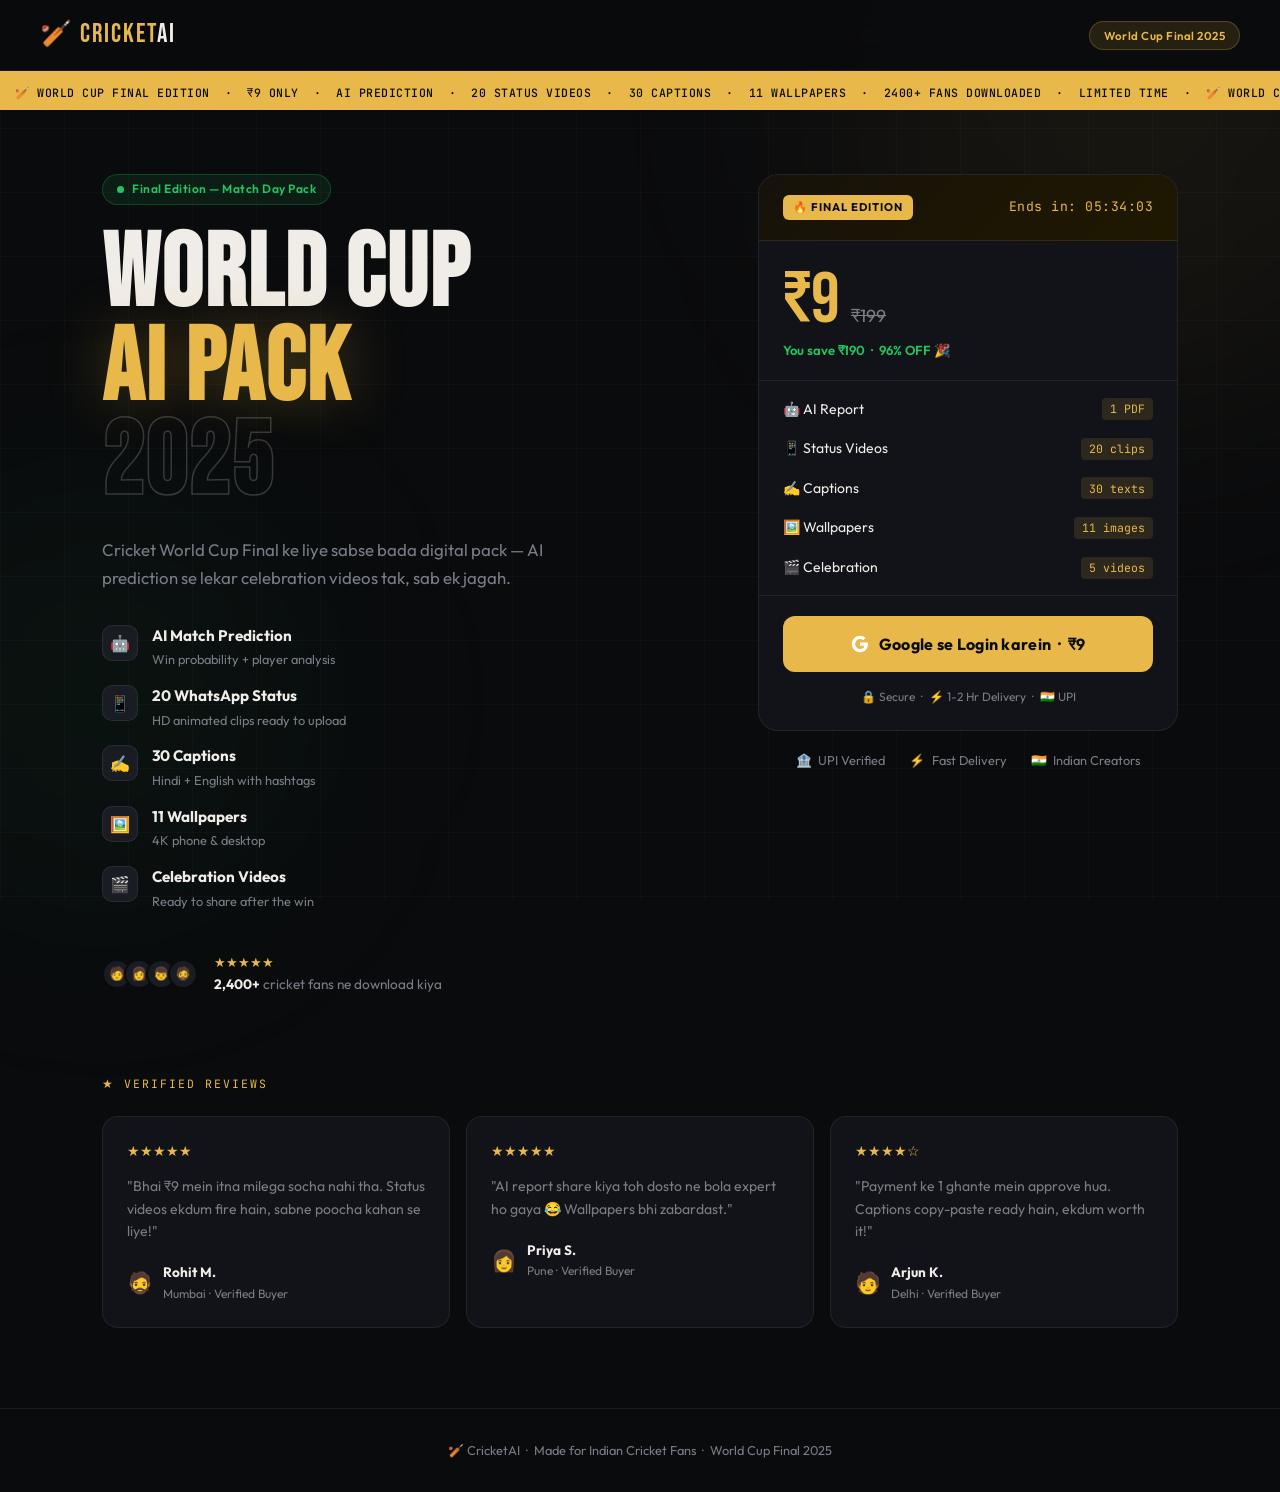
<file: index.html>
<!DOCTYPE html>
<html lang="hi">
<head>
  <meta charset="UTF-8">
  <meta name="viewport" content="width=device-width, initial-scale=1.0">
  <title>World Cup AI Pack – ₹9</title>
  <link rel="preconnect" href="https://fonts.googleapis.com">
  <link href="https://fonts.googleapis.com/css2?family=Bebas+Neue&family=Outfit:wght@300;400;500;600;700&family=JetBrains+Mono:wght@400;500&display=swap" rel="stylesheet">
  <link rel="stylesheet" href="/static/style.css">
</head>
<body>

<div class="bg-grid"></div>
<div class="blob blob-gold"></div>
<div class="blob blob-green"></div>

<!-- NAV -->
<nav class="nav">
  <div class="nav-logo">🏏 <span>Cricket</span>AI</div>
  <div class="nav-badge">World Cup Final 2025</div>
</nav>

<!-- TICKER -->
<div class="ticker-wrap">
  <div class="ticker-inner">
    &nbsp;&nbsp;🏏 WORLD CUP FINAL EDITION &nbsp;·&nbsp; ₹9 ONLY &nbsp;·&nbsp; AI PREDICTION &nbsp;·&nbsp; 20 STATUS VIDEOS &nbsp;·&nbsp; 30 CAPTIONS &nbsp;·&nbsp; 11 WALLPAPERS &nbsp;·&nbsp; 2400+ FANS DOWNLOADED &nbsp;·&nbsp; LIMITED TIME &nbsp;·&nbsp;
    🏏 WORLD CUP FINAL EDITION &nbsp;·&nbsp; ₹9 ONLY &nbsp;·&nbsp; AI PREDICTION &nbsp;·&nbsp; 20 STATUS VIDEOS &nbsp;·&nbsp; 30 CAPTIONS &nbsp;·&nbsp; 11 WALLPAPERS &nbsp;·&nbsp; 2400+ FANS DOWNLOADED &nbsp;·&nbsp; LIMITED TIME &nbsp;·&nbsp;
  </div>
</div>

<!-- HERO -->
<main class="hero">

  <div class="hero-left">
    <div class="eyebrow"><span class="dot-live"></span>Final Edition — Match Day Pack</div>

    <h1 class="hero-title">
      WORLD CUP<br>
      <span class="title-gold">AI PACK</span><br>
      <span class="title-outline">2025</span>
    </h1>

    <p class="hero-desc">
      Cricket World Cup Final ke liye sabse bada digital pack —
      AI prediction se lekar celebration videos tak, sab ek jagah.
    </p>

    <ul class="feature-list">
      <li><span class="fi">🤖</span><div><strong>AI Match Prediction</strong><small>Win probability + player analysis</small></div></li>
      <li><span class="fi">📱</span><div><strong>20 WhatsApp Status</strong><small>HD animated clips ready to upload</small></div></li>
      <li><span class="fi">✍️</span><div><strong>30 Captions</strong><small>Hindi + English with hashtags</small></div></li>
      <li><span class="fi">🖼️</span><div><strong>11 Wallpapers</strong><small>4K phone &amp; desktop</small></div></li>
      <li><span class="fi">🎬</span><div><strong>Celebration Videos</strong><small>Ready to share after the win</small></div></li>
    </ul>

    <div class="proof">
      <div class="proof-avatars"><span>🧑</span><span>👩</span><span>👦</span><span>🧔</span></div>
      <div class="proof-text">
        <div class="stars">★★★★★</div>
        <div><strong>2,400+</strong> cricket fans ne download kiya</div>
      </div>
    </div>
  </div>

  <div class="hero-right">
    <div class="buy-card">
      <div class="card-top">
        <div class="card-tag">🔥 Final Edition</div>
        <div class="card-timer" id="timer">Ends in: --:--:--</div>
      </div>

      <div class="card-price">
        <div class="price-main">₹9</div>
        <div class="price-old">₹199</div>
      </div>
      <div class="price-save">You save ₹190 &nbsp;·&nbsp; 96% OFF 🎉</div>

      <div class="pack-rows">
        <div class="pack-row"><span>🤖 AI Report</span><span class="pr-count">1 PDF</span></div>
        <div class="pack-row"><span>📱 Status Videos</span><span class="pr-count">20 clips</span></div>
        <div class="pack-row"><span>✍️ Captions</span><span class="pr-count">30 texts</span></div>
        <div class="pack-row"><span>🖼️ Wallpapers</span><span class="pr-count">11 images</span></div>
        <div class="pack-row"><span>🎬 Celebration</span><span class="pr-count">5 videos</span></div>
      </div>

      <a href="/login" class="btn-cta">
        <svg width="18" height="18" viewBox="0 0 24 24" style="flex-shrink:0">
          <path d="M22.56 12.25c0-.78-.07-1.53-.2-2.25H12v4.26h5.92c-.26 1.37-1.04 2.53-2.21 3.31v2.77h3.57c2.08-1.92 3.28-4.74 3.28-8.09z" fill="#fff"/>
          <path d="M12 23c2.97 0 5.46-.98 7.28-2.66l-3.57-2.77c-.98.66-2.23 1.06-3.71 1.06-2.86 0-5.29-1.93-6.16-4.53H2.18v2.84C3.99 20.53 7.7 23 12 23z" fill="#fff"/>
          <path d="M5.84 14.09c-.22-.66-.35-1.36-.35-2.09s.13-1.43.35-2.09V7.07H2.18C1.43 8.55 1 10.22 1 12s.43 3.45 1.18 4.93l2.85-2.22.81-.62z" fill="#fff"/>
          <path d="M12 5.38c1.62 0 3.06.56 4.21 1.64l3.15-3.15C17.45 2.09 14.97 1 12 1 7.7 1 3.99 3.47 2.18 7.07l3.66 2.84c.87-2.6 3.3-4.53 6.16-4.53z" fill="#fff"/>
        </svg>
        Google se Login karein &nbsp;·&nbsp; ₹9
      </a>

      <div class="card-footer-note">🔒 Secure &nbsp;·&nbsp; ⚡ 1-2 Hr Delivery &nbsp;·&nbsp; 🇮🇳 UPI</div>
    </div>

    <div class="trust-row">
      <div class="trust-item">🏦<span>UPI Verified</span></div>
      <div class="trust-item">⚡<span>Fast Delivery</span></div>
      <div class="trust-item">🇮🇳<span>Indian Creators</span></div>
    </div>
  </div>

</main>

<!-- TESTIMONIALS -->
<section class="testi-section">
  <div class="testi-label">★ Verified Reviews</div>
  <div class="testi-grid">
    <div class="testi-card">
      <div class="testi-stars">★★★★★</div>
      <p>"Bhai ₹9 mein itna milega socha nahi tha. Status videos ekdum fire hain, sabne poocha kahan se liye!"</p>
      <div class="testi-author"><span>🧔</span><div><strong>Rohit M.</strong><small>Mumbai · Verified Buyer</small></div></div>
    </div>
    <div class="testi-card">
      <div class="testi-stars">★★★★★</div>
      <p>"AI report share kiya toh dosto ne bola expert ho gaya 😂 Wallpapers bhi zabardast."</p>
      <div class="testi-author"><span>👩</span><div><strong>Priya S.</strong><small>Pune · Verified Buyer</small></div></div>
    </div>
    <div class="testi-card">
      <div class="testi-stars">★★★★☆</div>
      <p>"Payment ke 1 ghante mein approve hua. Captions copy-paste ready hain, ekdum worth it!"</p>
      <div class="testi-author"><span>🧑</span><div><strong>Arjun K.</strong><small>Delhi · Verified Buyer</small></div></div>
    </div>
  </div>
</section>

<footer class="footer">
  🏏 CricketAI &nbsp;·&nbsp; Made for Indian Cricket Fans &nbsp;·&nbsp; World Cup Final 2025
</footer>

<script>
  function startTimer() {
    const el = document.getElementById('timer');
    const end = new Date(); end.setHours(23, 59, 59, 0);
    setInterval(() => {
      const d = end - new Date();
      if (d <= 0) { el.textContent = 'Offer expired'; return; }
      const h = String(Math.floor(d/3600000)).padStart(2,'0');
      const m = String(Math.floor((d%3600000)/60000)).padStart(2,'0');
      const s = String(Math.floor((d%60000)/1000)).padStart(2,'0');
      el.textContent = `Ends in: ${h}:${m}:${s}`;
    }, 1000);
  }
  startTimer();
</script>
</body>
</html>
</file>
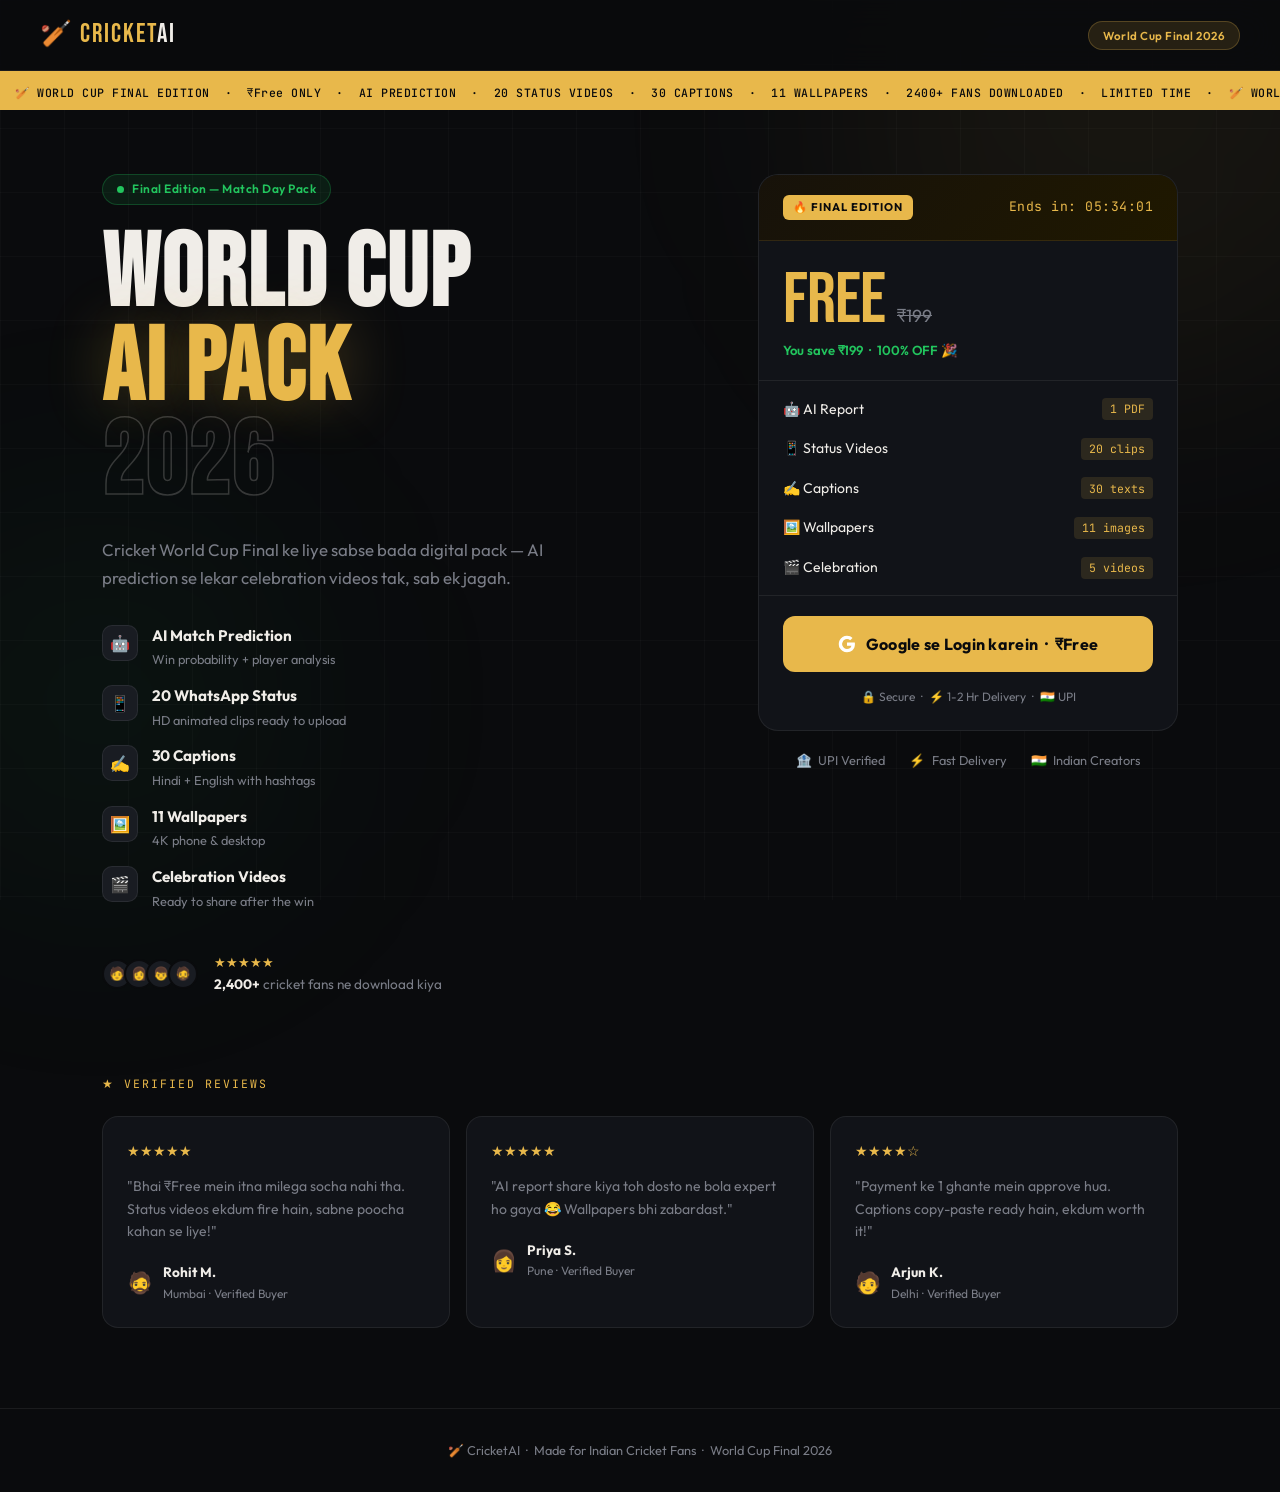
<file: templates/index.html>
<!DOCTYPE html>
<html lang="hi">
<head>
  <meta charset="UTF-8">
  <meta name="viewport" content="width=device-width, initial-scale=1.0">
  <title>World Cup AI Pack – ₹Free</title>
  <link rel="preconnect" href="https://fonts.googleapis.com">
  <link href="https://fonts.googleapis.com/css2?family=Bebas+Neue&family=Outfit:wght@300;400;500;600;700&family=JetBrains+Mono:wght@400;500&display=swap" rel="stylesheet">
  <link rel="stylesheet" href="/static/style.css">
</head>
<body>

<div class="bg-grid"></div>
<div class="blob blob-gold"></div>
<div class="blob blob-green"></div>

<!-- NAV -->
<nav class="nav">
  <div class="nav-logo">🏏 <span>Cricket</span>AI</div>
  <div class="nav-badge">World Cup Final 2026</div>
</nav>

<!-- TICKER -->
<div class="ticker-wrap">
  <div class="ticker-inner">
    &nbsp;&nbsp;🏏 WORLD CUP FINAL EDITION &nbsp;·&nbsp; ₹Free ONLY &nbsp;·&nbsp; AI PREDICTION &nbsp;·&nbsp; 20 STATUS VIDEOS &nbsp;·&nbsp; 30 CAPTIONS &nbsp;·&nbsp; 11 WALLPAPERS &nbsp;·&nbsp; 2400+ FANS DOWNLOADED &nbsp;·&nbsp; LIMITED TIME &nbsp;·&nbsp;
    🏏 WORLD CUP FINAL EDITION &nbsp;·&nbsp; ₹Free ONLY &nbsp;·&nbsp; AI PREDICTION &nbsp;·&nbsp; 20 STATUS VIDEOS &nbsp;·&nbsp; 30 CAPTIONS &nbsp;·&nbsp; 11 WALLPAPERS &nbsp;·&nbsp; 2400+ FANS DOWNLOADED &nbsp;·&nbsp; LIMITED TIME &nbsp;·&nbsp;
  </div>
</div>

<!-- HERO -->
<main class="hero">

  <div class="hero-left">
    <div class="eyebrow"><span class="dot-live"></span>Final Edition — Match Day Pack</div>

    <h1 class="hero-title">
      WORLD CUP<br>
      <span class="title-gold">AI PACK</span><br>
      <span class="title-outline">2026</span>
    </h1>

    <p class="hero-desc">
      Cricket World Cup Final ke liye sabse bada digital pack —
      AI prediction se lekar celebration videos tak, sab ek jagah.
    </p>

    <ul class="feature-list">
      <li><span class="fi">🤖</span><div><strong>AI Match Prediction</strong><small>Win probability + player analysis</small></div></li>
      <li><span class="fi">📱</span><div><strong>20 WhatsApp Status</strong><small>HD animated clips ready to upload</small></div></li>
      <li><span class="fi">✍️</span><div><strong>30 Captions</strong><small>Hindi + English with hashtags</small></div></li>
      <li><span class="fi">🖼️</span><div><strong>11 Wallpapers</strong><small>4K phone &amp; desktop</small></div></li>
      <li><span class="fi">🎬</span><div><strong>Celebration Videos</strong><small>Ready to share after the win</small></div></li>
    </ul>

    <div class="proof">
      <div class="proof-avatars"><span>🧑</span><span>👩</span><span>👦</span><span>🧔</span></div>
      <div class="proof-text">
        <div class="stars">★★★★★</div>
        <div><strong>2,400+</strong> cricket fans ne download kiya</div>
      </div>
    </div>
  </div>

  <div class="hero-right">
    <div class="buy-card">
      <div class="card-top">
        <div class="card-tag">🔥 Final Edition</div>
        <div class="card-timer" id="timer">Ends in: --:--:--</div>
      </div>

      <div class="card-price">
        <div class="price-main">Free</div>
        <div class="price-old">₹199</div>
      </div>
      <div class="price-save">You save ₹199 &nbsp;·&nbsp; 100% OFF 🎉</div>

      <div class="pack-rows">
        <div class="pack-row"><span>🤖 AI Report</span><span class="pr-count">1 PDF</span></div>
        <div class="pack-row"><span>📱 Status Videos</span><span class="pr-count">20 clips</span></div>
        <div class="pack-row"><span>✍️ Captions</span><span class="pr-count">30 texts</span></div>
        <div class="pack-row"><span>🖼️ Wallpapers</span><span class="pr-count">11 images</span></div>
        <div class="pack-row"><span>🎬 Celebration</span><span class="pr-count">5 videos</span></div>
      </div>

      <a href="/login" class="btn-cta">
        <svg width="18" height="18" viewBox="0 0 24 24" style="flex-shrink:0">
          <path d="M22.56 12.25c0-.78-.07-1.53-.2-2.25H12v4.26h5.92c-.26 1.37-1.04 2.53-2.21 3.31v2.77h3.57c2.08-1.92 3.28-4.74 3.28-8.09z" fill="#fff"/>
          <path d="M12 23c2.97 0 5.46-.98 7.28-2.66l-3.57-2.77c-.98.66-2.23 1.06-3.71 1.06-2.86 0-5.29-1.93-6.16-4.53H2.18v2.84C3.99 20.53 7.7 23 12 23z" fill="#fff"/>
          <path d="M5.84 14.09c-.22-.66-.35-1.36-.35-2.09s.13-1.43.35-2.09V7.07H2.18C1.43 8.55 1 10.22 1 12s.43 3.45 1.18 4.93l2.85-2.22.81-.62z" fill="#fff"/>
          <path d="M12 5.38c1.62 0 3.06.56 4.21 1.64l3.15-3.15C17.45 2.09 14.97 1 12 1 7.7 1 3.99 3.47 2.18 7.07l3.66 2.84c.87-2.6 3.3-4.53 6.16-4.53z" fill="#fff"/>
        </svg>
        Google se Login karein &nbsp;·&nbsp; ₹Free
      </a>

      <div class="card-footer-note">🔒 Secure &nbsp;·&nbsp; ⚡ 1-2 Hr Delivery &nbsp;·&nbsp; 🇮🇳 UPI</div>
    </div>

    <div class="trust-row">
      <div class="trust-item">🏦<span>UPI Verified</span></div>
      <div class="trust-item">⚡<span>Fast Delivery</span></div>
      <div class="trust-item">🇮🇳<span>Indian Creators</span></div>
    </div>
  </div>

</main>

<!-- TESTIMONIALS -->
<section class="testi-section">
  <div class="testi-label">★ Verified Reviews</div>
  <div class="testi-grid">
    <div class="testi-card">
      <div class="testi-stars">★★★★★</div>
      <p>"Bhai ₹Free mein itna milega socha nahi tha. Status videos ekdum fire hain, sabne poocha kahan se liye!"</p>
      <div class="testi-author"><span>🧔</span><div><strong>Rohit M.</strong><small>Mumbai · Verified Buyer</small></div></div>
    </div>
    <div class="testi-card">
      <div class="testi-stars">★★★★★</div>
      <p>"AI report share kiya toh dosto ne bola expert ho gaya 😂 Wallpapers bhi zabardast."</p>
      <div class="testi-author"><span>👩</span><div><strong>Priya S.</strong><small>Pune · Verified Buyer</small></div></div>
    </div>
    <div class="testi-card">
      <div class="testi-stars">★★★★☆</div>
      <p>"Payment ke 1 ghante mein approve hua. Captions copy-paste ready hain, ekdum worth it!"</p>
      <div class="testi-author"><span>🧑</span><div><strong>Arjun K.</strong><small>Delhi · Verified Buyer</small></div></div>
    </div>
  </div>
</section>

<footer class="footer">
  🏏 CricketAI &nbsp;·&nbsp; Made for Indian Cricket Fans &nbsp;·&nbsp; World Cup Final 2026
</footer>

<script>
  function startTimer() {
    const el = document.getElementById('timer');
    const end = new Date(); end.setHours(23, 59, 59, 0);
    setInterval(() => {
      const d = end - new Date();
      if (d <= 0) { el.textContent = 'Offer expired'; return; }
      const h = String(Math.floor(d/3600000)).padStart(2,'0');
      const m = String(Math.floor((d%3600000)/60000)).padStart(2,'0');
      const s = String(Math.floor((d%60000)/1000)).padStart(2,'0');
      el.textContent = `Ends in: ${h}:${m}:${s}`;
    }, 1000);
  }
  startTimer();
</script>
</body>
</html>
</file>
<file: static/style.css>
/* ═══════════════════════════════════════════
   CricketAI — World Cup Pack
   Theme: Dark Stadium · Gold Accent
   Fonts: Bebas Neue + Outfit + JetBrains Mono
═══════════════════════════════════════════ */

@import url('https://fonts.googleapis.com/css2?family=Bebas+Neue&family=Outfit:wght@300;400;500;600;700&family=JetBrains+Mono:wght@400;500&display=swap');

/* ── RESET & ROOT ────────────────────────── */
*, *::before, *::after { margin: 0; padding: 0; box-sizing: border-box; }

:root {
  --bg:       #0A0B0D;
  --surface:  #111318;
  --surface2: #191C22;
  --border:   rgba(255,255,255,0.07);
  --white:    #F0EDE8;
  --muted:    #7A7D87;
  --gold:     #E8B84B;
  --gold2:    #F5D47A;
  --gold-dim: rgba(232,184,75,0.12);
  --green:    #22C55E;
  --green-dim:rgba(34,197,94,0.1);
  --green-br: rgba(34,197,94,0.25);
}

html { scroll-behavior: smooth; }

body {
  font-family: 'Outfit', sans-serif;
  background: var(--bg);
  color: var(--white);
  min-height: 100vh;
  overflow-x: hidden;
  line-height: 1.5;
}

/* ── BACKGROUND ──────────────────────────── */
.bg-grid {
  position: fixed; inset: 0; z-index: 0; pointer-events: none;
  background-image:
    linear-gradient(rgba(255,255,255,0.025) 1px, transparent 1px),
    linear-gradient(90deg, rgba(255,255,255,0.025) 1px, transparent 1px);
  background-size: 64px 64px;
}

.blob {
  position: fixed; border-radius: 50%;
  filter: blur(120px); pointer-events: none; z-index: 0;
  animation: drift 14s ease-in-out infinite alternate;
}

.blob-gold  { width: 600px; height: 600px; background: rgba(232,184,75,0.06); top: -200px; right: -150px; }
.blob-green { width: 400px; height: 400px; background: rgba(34,197,94,0.05); bottom: 0; left: -100px; animation-delay: -7s; }

@keyframes drift {
  from { transform: translateY(0) scale(1); }
  to   { transform: translateY(50px) scale(1.06); }
}

/* ── NAV ─────────────────────────────────── */
.nav {
  position: sticky; top: 0; z-index: 100;
  display: flex; align-items: center; justify-content: space-between;
  padding: 1rem 2.5rem;
  background: rgba(10,11,13,0.88);
  backdrop-filter: blur(20px);
  border-bottom: 1px solid var(--border);
}

.nav-logo {
  font-family: 'Bebas Neue', cursive;
  font-size: 1.6rem; letter-spacing: 2px; color: var(--white);
}

.nav-logo span { color: var(--gold); }

.nav-badge {
  background: var(--gold-dim);
  border: 1px solid rgba(232,184,75,0.25);
  color: var(--gold);
  font-size: 0.72rem; font-weight: 600;
  padding: 0.3rem 0.875rem; border-radius: 50px;
  letter-spacing: 0.5px;
}

.nav-logout {
  color: var(--muted); text-decoration: none; font-size: 0.85rem;
  border: 1px solid var(--border); padding: 0.35rem 0.875rem;
  border-radius: 8px; transition: all 0.2s;
}

.nav-logout:hover { color: var(--white); border-color: var(--muted); }

/* ── TICKER ──────────────────────────────── */
.ticker-wrap {
  background: var(--gold);
  overflow: hidden; white-space: nowrap;
  padding: 0.45rem 0;
  position: relative; z-index: 1;
}

.ticker-inner {
  display: inline-block;
  font-family: 'JetBrains Mono', monospace;
  font-size: 0.72rem; font-weight: 500;
  color: #0A0B0D; letter-spacing: 0.5px;
  animation: ticker 35s linear infinite;
}

@keyframes ticker {
  from { transform: translateX(0); }
  to   { transform: translateX(-50%); }
}

/* ── HERO ────────────────────────────────── */
.hero {
  position: relative; z-index: 1;
  display: grid; grid-template-columns: 1fr 420px;
  gap: 4rem; align-items: start;
  max-width: 1140px; margin: 0 auto;
  padding: 4rem 2rem 5rem;
}

@media (max-width: 900px) {
  .hero { grid-template-columns: 1fr; gap: 3rem; padding: 2.5rem 1.25rem 4rem; }
  .hero-right { order: -1; }
}

/* Eyebrow */
.eyebrow {
  display: inline-flex; align-items: center; gap: 0.5rem;
  background: var(--green-dim); border: 1px solid var(--green-br);
  color: var(--green); font-size: 0.75rem; font-weight: 600;
  padding: 0.35rem 0.875rem; border-radius: 50px;
  letter-spacing: 0.5px; margin-bottom: 1.5rem;
}

.dot-live {
  width: 7px; height: 7px; border-radius: 50%;
  background: var(--green);
  animation: blink 1.5s ease infinite;
}

@keyframes blink { 0%,100%{opacity:1} 50%{opacity:0.2} }

/* Title */
.hero-title {
  font-family: 'Bebas Neue', cursive;
  font-size: clamp(4rem, 8vw, 7rem);
  line-height: 0.92; letter-spacing: 2px;
  margin-bottom: 1.5rem;
}

.title-gold { color: var(--gold); text-shadow: 0 0 60px rgba(232,184,75,0.3); }

.title-outline {
  -webkit-text-stroke: 1.5px rgba(240,237,232,0.2);
  color: transparent;
}

/* Description */
.hero-desc {
  color: var(--muted); font-size: 1.05rem;
  line-height: 1.7; max-width: 480px; margin-bottom: 2rem;
}

/* Feature list */
.feature-list {
  list-style: none; display: flex; flex-direction: column; gap: 0.875rem;
  margin-bottom: 2.5rem;
}

.feature-list li {
  display: flex; align-items: flex-start; gap: 0.875rem;
  font-size: 0.95rem;
}

.fi {
  width: 36px; height: 36px; border-radius: 10px;
  background: var(--surface2); border: 1px solid var(--border);
  display: flex; align-items: center; justify-content: center;
  font-size: 1rem; flex-shrink: 0;
}

.feature-list li strong { display: block; font-size: 0.95rem; margin-bottom: 0.05rem; }
.feature-list li small  { color: var(--muted); font-size: 0.8rem; }

/* Social proof */
.proof {
  display: flex; align-items: center; gap: 1rem;
}

.proof-avatars {
  display: flex;
}

.proof-avatars span {
  width: 30px; height: 30px; border-radius: 50%;
  background: var(--surface2); border: 2px solid var(--bg);
  display: flex; align-items: center; justify-content: center;
  font-size: 0.8rem; margin-left: -8px;
}

.proof-avatars span:first-child { margin-left: 0; }

.stars { color: var(--gold); font-size: 0.8rem; margin-bottom: 0.15rem; }

.proof-text { font-size: 0.85rem; color: var(--muted); }
.proof-text strong { color: var(--white); }

/* ── BUY CARD ────────────────────────────── */
.buy-card {
  background: var(--surface);
  border: 1px solid var(--border);
  border-radius: 20px; overflow: hidden;
  position: sticky; top: 90px;
}

.card-top {
  background: linear-gradient(135deg, #17120A, #1F1800);
  border-bottom: 1px solid rgba(232,184,75,0.12);
  padding: 1.25rem 1.5rem;
  display: flex; justify-content: space-between; align-items: center;
}

.card-tag {
  background: var(--gold); color: #0A0B0D;
  font-weight: 700; font-size: 0.7rem; letter-spacing: 1px;
  text-transform: uppercase; padding: 0.25rem 0.625rem; border-radius: 6px;
}

.card-timer {
  font-family: 'JetBrains Mono', monospace;
  font-size: 0.82rem; color: var(--gold); letter-spacing: 0.5px;
}

/* Price */
.card-price {
  display: flex; align-items: baseline; gap: 0.75rem;
  padding: 1.5rem 1.5rem 0.25rem;
}

.price-main {
  font-family: 'Bebas Neue', cursive;
  font-size: 4.5rem; color: var(--gold);
  line-height: 1; letter-spacing: -1px;
}

.price-old {
  font-size: 1.1rem; color: var(--muted);
  text-decoration: line-through;
}

.price-save {
  padding: 0 1.5rem 1.25rem;
  font-size: 0.82rem; color: var(--green); font-weight: 600;
}

/* Pack rows */
.pack-rows {
  border-top: 1px solid var(--border);
  border-bottom: 1px solid var(--border);
  padding: 0.5rem 0; margin: 0 0 1.25rem;
}

.pack-row {
  display: flex; justify-content: space-between; align-items: center;
  padding: 0.55rem 1.5rem; font-size: 0.875rem;
  transition: background 0.15s;
}

.pack-row:hover { background: rgba(255,255,255,0.03); }

.pr-count {
  font-family: 'JetBrains Mono', monospace;
  font-size: 0.72rem; color: var(--gold);
  background: var(--gold-dim);
  padding: 0.15rem 0.5rem; border-radius: 4px;
}

/* CTA button */
.btn-cta {
  display: flex; align-items: center; justify-content: center;
  gap: 0.625rem;
  background: var(--gold);
  color: #0A0B0D;
  font-family: 'Outfit', sans-serif;
  font-size: 1rem; font-weight: 700;
  padding: 1rem 1.5rem;
  margin: 0 1.5rem 1rem;
  border-radius: 12px;
  text-decoration: none;
  transition: all 0.2s;
  letter-spacing: 0.3px;
}

.btn-cta:hover {
  background: var(--gold2);
  transform: translateY(-2px);
  box-shadow: 0 8px 30px rgba(232,184,75,0.3);
}

.card-footer-note {
  text-align: center; font-size: 0.75rem; color: var(--muted);
  padding: 0 1.5rem 1.5rem;
}

/* Trust row */
.trust-row {
  display: flex; justify-content: center; gap: 1.5rem;
  margin-top: 1.25rem; flex-wrap: wrap;
}

.trust-item {
  display: flex; align-items: center; gap: 0.4rem;
  font-size: 0.8rem; color: var(--muted);
}

.trust-item span { font-size: 0.8rem; }

/* ── TESTIMONIALS ────────────────────────── */
.testi-section {
  position: relative; z-index: 1;
  max-width: 1140px; margin: 0 auto;
  padding: 0 2rem 5rem;
}

.testi-label {
  font-family: 'JetBrains Mono', monospace;
  font-size: 0.72rem; color: var(--gold);
  letter-spacing: 2px; text-transform: uppercase;
  margin-bottom: 1.5rem;
}

.testi-grid {
  display: grid;
  grid-template-columns: repeat(auto-fit, minmax(280px, 1fr));
  gap: 1rem;
}

.testi-card {
  background: var(--surface);
  border: 1px solid var(--border);
  border-radius: 16px; padding: 1.5rem;
  transition: border-color 0.2s, transform 0.2s;
}

.testi-card:hover { border-color: rgba(232,184,75,0.2); transform: translateY(-3px); }

.testi-stars { color: var(--gold); font-size: 0.85rem; margin-bottom: 0.875rem; }

.testi-card p {
  font-size: 0.875rem; color: var(--muted);
  line-height: 1.6; margin-bottom: 1.25rem;
}

.testi-author {
  display: flex; align-items: center; gap: 0.625rem;
  font-size: 0.85rem;
}

.testi-author span { font-size: 1.3rem; }
.testi-author strong { display: block; }
.testi-author small  { color: var(--muted); font-size: 0.75rem; }

/* ── FOOTER ──────────────────────────────── */
.footer {
  position: relative; z-index: 1;
  text-align: center;
  padding: 2rem;
  border-top: 1px solid var(--border);
  font-size: 0.8rem; color: var(--muted);
}

/* ══════════════════════════════════════════
   SUCCESS PAGE
══════════════════════════════════════════ */
.success-main {
  position: relative; z-index: 1;
  max-width: 480px; margin: 0 auto;
  padding: 3rem 1.5rem;
  display: flex; flex-direction: column; gap: 1rem;
}

/* DB saved bar */
.db-saved {
  display: flex; align-items: center; gap: 0.625rem;
  background: var(--green-dim);
  border: 1px solid var(--green-br);
  border-radius: 12px; padding: 0.875rem 1rem;
  font-size: 0.82rem; color: var(--green); font-weight: 500;
}

.db-tick {
  margin-left: auto;
  background: var(--green); color: #0A0B0D;
  font-size: 0.65rem; font-weight: 700;
  padding: 0.15rem 0.5rem; border-radius: 50px;
}

/* User card */
.success-card {
  background: var(--surface);
  border: 1px solid var(--border);
  border-radius: 20px; overflow: hidden;
}

.success-card-top {
  background: linear-gradient(135deg, #0E110F, #131A14);
  padding: 1.75rem;
  display: flex; align-items: center; gap: 1rem;
  border-bottom: 1px solid var(--border);
}

.user-avatar {
  width: 54px; height: 54px; border-radius: 50%;
  border: 2px solid rgba(255,255,255,0.12);
  object-fit: cover;
}

.user-avatar-ph {
  width: 54px; height: 54px; border-radius: 50%;
  background: var(--surface2);
  border: 2px solid var(--border);
  display: flex; align-items: center; justify-content: center;
  font-size: 1.4rem;
}

.user-name {
  font-weight: 700; font-size: 1.05rem; margin-bottom: 0.3rem;
}

.user-email-tag {
  display: inline-flex; align-items: center; gap: 0.4rem;
  background: rgba(255,255,255,0.07);
  border: 1px solid rgba(255,255,255,0.1);
  border-radius: 50px; padding: 0.2rem 0.625rem;
  font-family: 'JetBrains Mono', monospace;
  font-size: 0.72rem; color: rgba(255,255,255,0.6);
}

.online-dot {
  width: 5px; height: 5px; border-radius: 50%;
  background: var(--green); box-shadow: 0 0 6px var(--green);
}

.success-card-body { padding: 1.25rem 1.5rem; }

.info-row {
  display: flex; justify-content: space-between; align-items: center;
  padding: 0.625rem 0;
  border-bottom: 1px solid var(--border);
  font-size: 0.875rem;
}

.info-row:last-child { border-bottom: none; }

.info-key { color: var(--muted); }

.info-val { font-size: 0.82rem; text-align: right; }

.info-val.mono { font-family: 'JetBrains Mono', monospace; font-size: 0.75rem; }

.badge-green {
  display: inline-flex; align-items: center;
  background: var(--green-dim); border: 1px solid var(--green-br);
  color: var(--green); font-size: 0.72rem; font-weight: 600;
  padding: 0.2rem 0.5rem; border-radius: 50px;
}

/* Next step box */
.next-step {
  background: var(--surface);
  border: 1px solid var(--border);
  border-radius: 20px; padding: 1.75rem;
  text-align: center;
}

.next-step-title {
  font-family: 'Bebas Neue', cursive;
  font-size: 2rem; letter-spacing: 1px;
  color: var(--gold); margin-bottom: 0.5rem;
}

.next-step-desc {
  color: var(--muted); font-size: 0.9rem;
  line-height: 1.6; margin-bottom: 1.5rem;
}

.btn-home, .btn-logout {
  display: inline-flex; align-items: center; justify-content: center;
  padding: 0.75rem 1.5rem; border-radius: 10px;
  font-family: 'Outfit', sans-serif;
  font-size: 0.9rem; font-weight: 600;
  text-decoration: none; transition: all 0.2s;
  cursor: pointer;
}

.btn-home {
  background: var(--gold); color: #0A0B0D;
  margin-right: 0.75rem;
}

.btn-home:hover { background: var(--gold2); }

.btn-logout {
  background: transparent;
  border: 1px solid var(--border);
  color: var(--muted);
}

.btn-logout:hover { border-color: var(--muted); color: var(--white); }

.btn-download {
  display: flex; align-items: center; justify-content: center;
  width: 100%; padding: 1rem 1.5rem;
  background: linear-gradient(135deg, #22c55e, #16a34a);
  color: #fff; font-family: 'Outfit', sans-serif;
  font-size: 1.05rem; font-weight: 700;
  border-radius: 12px; text-decoration: none;
  letter-spacing: 0.02em;
  box-shadow: 0 0 24px rgba(34,197,94,0.35);
  transition: all 0.2s; margin-bottom: 0.75rem;
}

.btn-download:hover {
  background: linear-gradient(135deg, #16a34a, #15803d);
  box-shadow: 0 0 36px rgba(34,197,94,0.55);
  transform: translateY(-1px);
}

.download-note {
  font-size: 0.8rem; color: var(--muted);
  margin-bottom: 1.5rem; text-align: center;
}

.btn-row {
  display: flex; gap: 0.75rem; justify-content: center;
}
</file>
